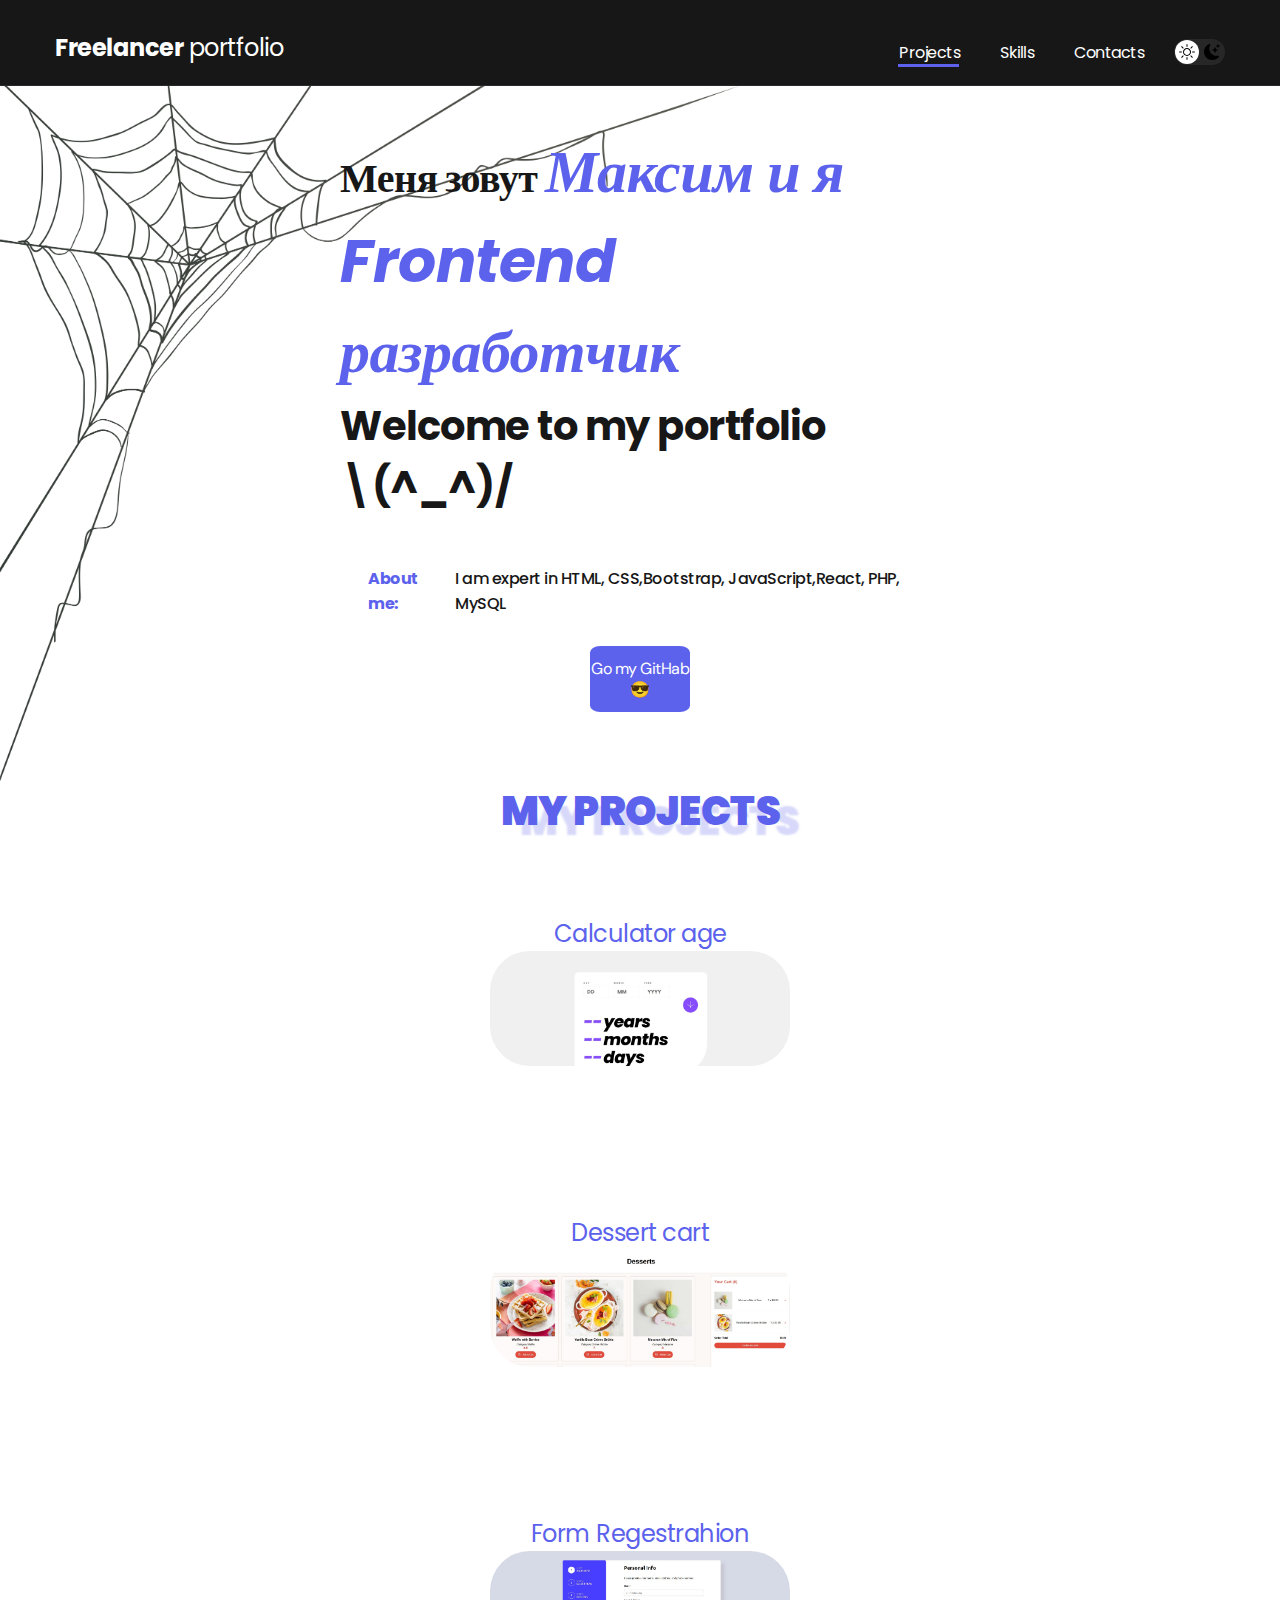
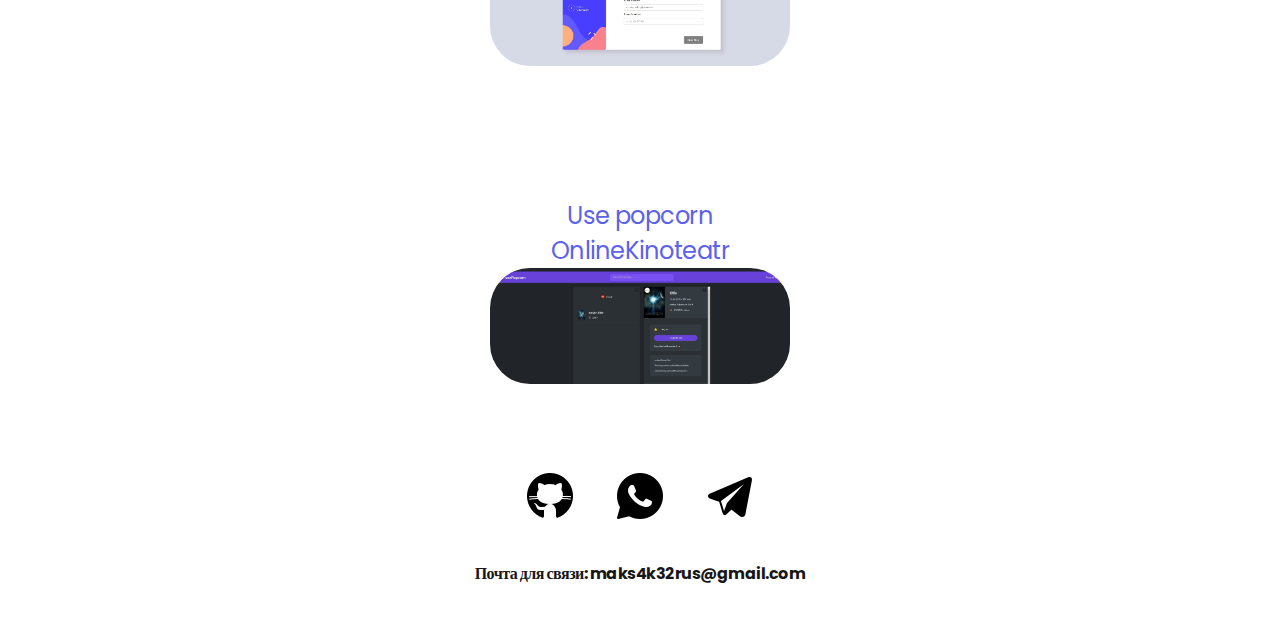
<file: index.html>
<!DOCTYPE html>
<html lang="en">
<head>
    <meta charset="UTF-8">
    <meta name="viewport" content="width=device-width, initial-scale=1.0">
    <title>Portfolio😎</title>
    <link rel="stylesheet" href="./css/style.css">
</head>
<body>
   <nav class="nav">
    <div class="container">
      <div class="nav-row">
        <a href="./index.html" class="logo"><span class="logo-title">Freelancer</span> portfolio</a>
        <button class="dark__mode">
          <img class="dark__mode_icon" src="img/icons/1.svg" alt="sun__mode">
          <img class="dark__mode_icon"src="img/icons/2.svg" alt="dark__mode">
        </button>
        <ul class="nav-list">
        <li class="nav-list__item"><a href="./index.html" class="nav-list__link">Projects</a></li>
        <li class="nav-list__item"><a href="./skils.html" class="nav-list__link">Skills</a></li>
        <li class="nav-list__item"><a href="./contacts.html" class="nav-list__link">Contacts</a></li>
        </ul>
      </div>
    </div>
   </nav>
   <header class="header">
    <div class="header__contaner container">
      <div class="header__content">
      <h1 class="header__title">
        <strong class="header__name">Меня зовут <em class="header__important">Максим и я Frontend разработчик</em></strong><br>
        <span class="header__welcome">Welcome to my portfolio<br>\(^_^)/</span>
      </h1>
      <div class="header__text">
        <p class="header__info"><strong>About me:</strong></p>
        <p class="header__description">I am expert in HTML, CSS,Bootstrap, JavaScript,React, PHP, MySQL</p>
      </div>
      </div>
    </div>
    <div class="header__link">
    <a href="https://github.com/maks4k?tab=repositories"class="header__button">Go my GitHab😎</a>
    </div>
   </header>
   <main class="secthion__projects"> 
    <div class="container">
      <h2 class="projects__title">
        <strong>My projects</strong>
      </h2>
      <div class="projects__card">
        <div class="contaner__card-one">
        <div class="card__item"><a href="#"><p class="title__card">Calculator age</p><img class="card__item_img" src="./img/project/calc_age.jpg" alt="Calculator__age"></a></div>
        <div class="card__item"><a href="#"><p class="title__card">Dessert cart</p><img class="card__item_img" src="./img/project/desert_vite_just_js.jpg" alt="Desertcart"></a></div>
        <div class="card__item"><a href="#"><p class="title__card">Form Regestrahion</p><img class="card__item_img" src="./img/project/form__regestrahion.jpg" alt="Form Regestrahion"></a></div>
        <div class="card__item"><a href="#"><p class="title__card">Use popcorn OnlineKinoteatr</p><img class="card__item_img" src="./img/project/use_popcorn.jpg" alt="Use popcorn OnlineKinoteatr"></a></div>
      </div>
      </div>
      </div>
    </div>
   </main>
   <footer class="footer">
    <div class="container">
      <div class="footer-content">
        <a href="https://github.com/maks4k"><img class="icon__social" src="img/icons/icons8-github-50.png"   alt="https://github.com/maks4k"></a>
        <a href="#"><img class="icon__social" src="img/icons/icons8-whatsapp-50.png"   alt="89017202459"></a>
        <a href="#"><img class="icon__social" src="img/icons/icons8-telegrama-app-50.png"   alt="@heinaken_skywalker"></a>
      </div>
      <div class="footer__text"><strong><p>Почта для связи: maks4k32rus@gmail.com</p></strong></div>
    </div>
   </footer>
   <script src="./js/script.js"></script>
</body>
</html>
</file>
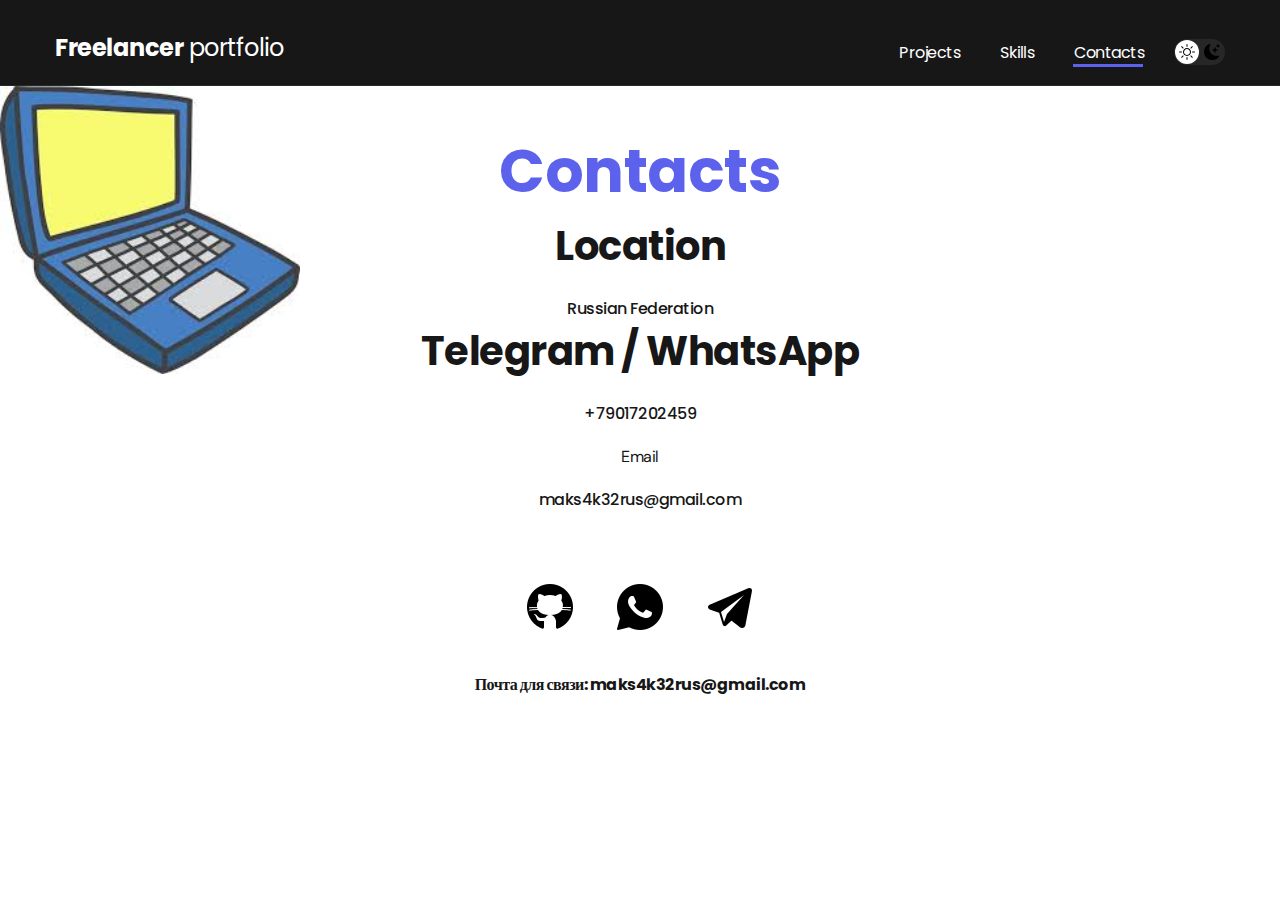
<file: contacts.html>
<!DOCTYPE html>
<html lang="en">
  <head>
    <meta charset="UTF-8" />
    <meta name="viewport" content="width=device-width, initial-scale=1.0" />
    <title>Portfolio</title>
    <link rel="stylesheet" href="./css/style.css" />
  </head>
  <body>
    <nav class="nav">
      <div class="container">
        <div class="nav-row">
          <a href="./index.html" class="logo"
            ><span class="logo-title">Freelancer</span> portfolio</a
          >
          <button class="dark__mode">
            <img
              class="dark__mode_icon"
              src="img/icons/1.svg"
              alt="sun__mode"
            />
            <img
              class="dark__mode_icon"
              src="img/icons/2.svg"
              alt="dark__mode"
            />
          </button>
          <ul class="nav-list">
            <li class="nav-list__item">
              <a href="./index.html" class="nav-list__link nav-list__link-active"
                >Projects</a
              >
            </li>
            <li class="nav-list__item">
              <a href="./skils.html" class="nav-list__link">Skills</a>
            </li>
            <li class="nav-list__item">
              <a href="./contacts.html" class="nav-list__link">Contacts</a>
            </li>
          </ul>
        </div>
      </div>
    </nav>
    <section class="main__contacts">
      <div class="contats__info">
        <h1 class="header__important">Contacts</h1>
        <h2 class="contacts__important">Location</h2>
        <p class="contacts__text">Russian Federation</p>
        <p class="contacts__important">Telegram / WhatsApp</p>
        <p class="contacts__text">+79017202459</p>
        <h2 class="header__had">Email</h2>
        <p class="contacts__text">maks4k32rus@gmail.com</p>
      </div>
    </section>
    <footer class="footer">
      <div class="container">
        <div class="footer-content">
          <a href="#"
            ><img
              class="icon__social"
              src="img/icons/icons8-github-50.png"
              alt="https://github.com/maks4k"
          /></a>
          <a href="#"
            ><img
              class="icon__social"
              src="img/icons/icons8-whatsapp-50.png"
              alt="89017202459"
          /></a>
          <a href="#"
            ><img
              class="icon__social"
              src="img/icons/icons8-telegrama-app-50.png"
              alt="@heinaken_skywalker"
          /></a>
        </div>
        <div class="footer__text">
          <strong><p>Почта для связи: maks4k32rus@gmail.com</p></strong>
        </div>
      </div>
    </footer>
    <script src="./js/script.js"></script>
  </body>
</html>
</file>
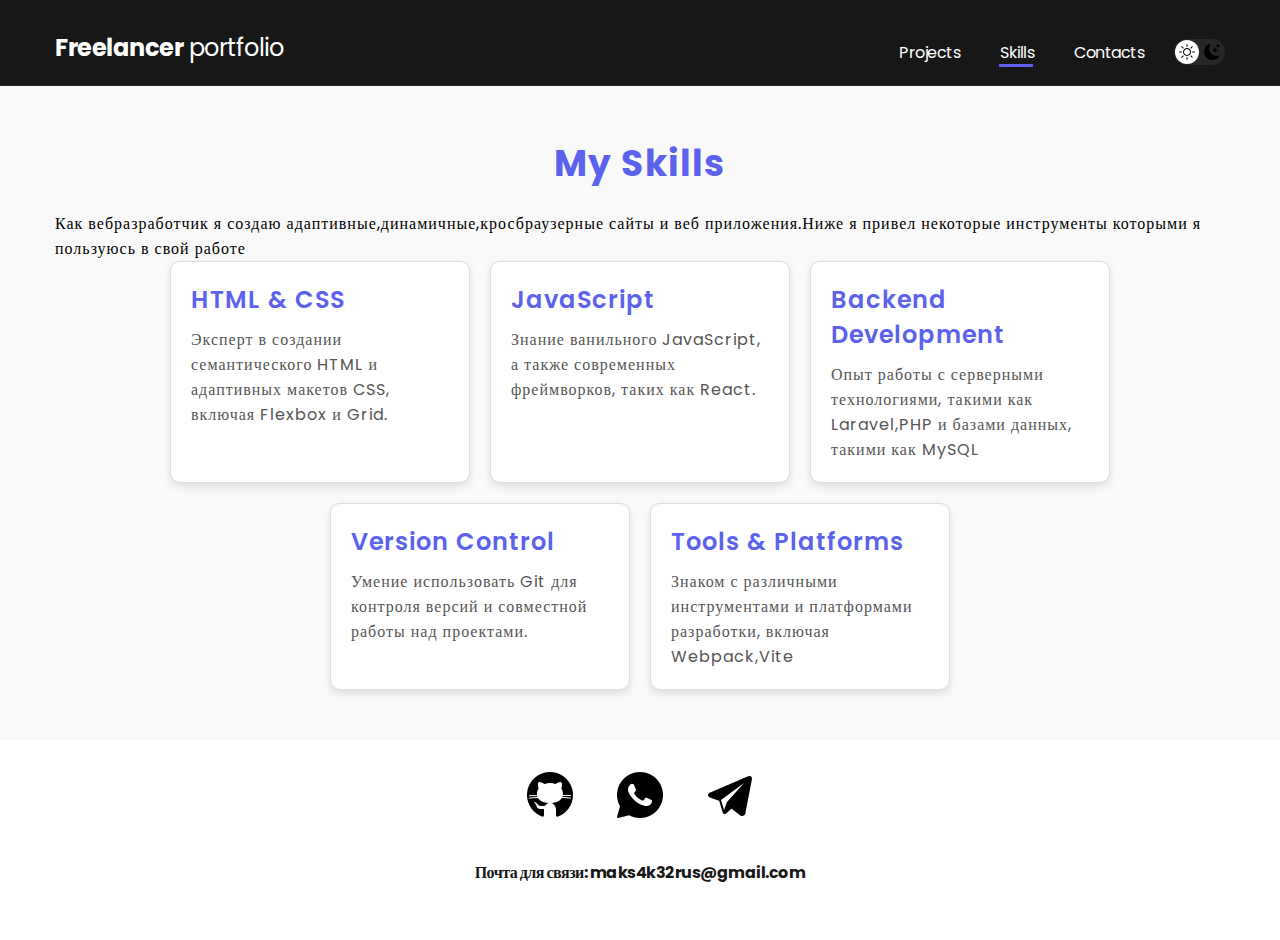
<file: skils.html>
<!DOCTYPE html>
<html lang="en">
  <head>
    <meta charset="UTF-8" />
    <meta name="viewport" content="width=device-width, initial-scale=1.0" />
    <title>Document</title>
    <link rel="stylesheet" href="">
    <link rel="stylesheet" href="./css/style.css" />
  </head>
  <body>
    <nav class="nav">
      <div class="container">
        <div class="nav-row">
          <a href="./index.html" class="logo"
            ><span class="logo-title">Freelancer</span> portfolio</a
          >
          <button class="dark__mode">
            <img class="dark__mode_icon" src="img/icons/1.svg" alt="sun__mode">
            <img class="dark__mode_icon"src="img/icons/2.svg" alt="dark__mode">
          </button>
          <ul class="nav-list">
            <li class="nav-list__item">
              <a href="./index.html" class="nav-list__link nav-list__link-active"
                >Projects</a
              >
            </li>
            <li class="nav-list__item">
              <a href="./skils.html" class="nav-list__link">Skills</a>
            </li>
            <li class="nav-list__item">
              <a href="./contacts.html" class="nav-list__link">Contacts</a>
            </li>
          </ul>
        </div>
      </div>
    </nav>
    <div>
        <div class="skills">
            <div class="container">
              <h1 class="skills__title">My Skills</h1>
              <p class="skills__description_web">Как вебразработчик я создаю адаптивные,динамичные,кросбраузерные сайты и веб приложения.Ниже я привел некоторые инструменты которыми я пользуюсь в свой работе</p>
              <ul class="skills__list">
                <li class="skills__item">
                  <h2 class="skills__item-title">HTML & CSS</h2>
                  <p class="skills__item-description">Эксперт в создании семантического HTML и адаптивных макетов CSS, включая Flexbox и Grid.</p>
                </li>
                <li class="skills__item">
                  <h2 class="skills__item-title">JavaScript</h2>
                  <p class="skills__item-description">
                Знание ванильного JavaScript, а также современных фреймворков, таких как React.</p>
                </li>
                <li class="skills__item">
                  <h2 class="skills__item-title">Backend Development</h2>
                  <p class="skills__item-description">Опыт работы с серверными технологиями, такими как Laravel,PHP и базами данных, такими как MySQL</p>
                </li>
                <li class="skills__item">
                  <h2 class="skills__item-title">Version Control</h2>
                  <p class="skills__item-description">
                    Умение использовать Git для контроля версий и совместной работы над проектами.</p>
                </li>
                <li class="skills__item">
                  <h2 class="skills__item-title">Tools & Platforms</h2>
                  <p class="skills__item-description">Знаком с различными инструментами и платформами разработки, включая Webpack,Vite</p>
                </li>
              </ul>
            </div>
          </div>
    </divс>
    <footer class="footer">
      <div class="container">
        <div class="footer-content">
          <a href="#"
            ><img
              class="icon__social"
              src="img/icons/icons8-github-50.png"
              alt="https://github.com/maks4k"
          /></a>
          <a href="#"
            ><img
              class="icon__social"
              src="img/icons/icons8-whatsapp-50.png"
              alt="89017202459"
          /></a>
          <a href="#"
            ><img
              class="icon__social"
              src="img/icons/icons8-telegrama-app-50.png"
              alt="@heinaken_skywalker"
          /></a>
        </div>
        <div class="footer__text">
          <strong><p>Почта для связи: maks4k32rus@gmail.com</p></strong>
        </div>
      </div>
    </footer>
    <script src="./js/script.js"></script>
  </body>
</html>
</file>
<file: css/style.css>
@import "./reset.css";
@import url("https://fonts.googleapis.com/css2?family=DM+Sans:ital,opsz,wght@0,9..40,100..1000;1,9..40,100..1000&family=Poppins:wght@400;500;700&display=swap");
/* 

.poppins-regular {
    font-family: "Poppins", serif;
    font-weight: 400;
    font-style: normal;
  }
  
  .poppins-medium {
    font-family: "Poppins", serif;
    font-weight: 500;
    font-style: normal;
  }
  
  .poppins-bold {
    font-family: "Poppins", serif;
    font-weight: 700;
    font-style: normal;
  }
   */
/* dm
   // <uniquifier>: Use a unique and descriptive class name
// <weight>: Use a value from 100 to 1000

.dm-sans-<uniquifier> {
  font-family: "DM Sans", serif;
  font-optical-sizing: auto;
  font-weight: <weight>;
  font-style: normal;
} */

/* * {
  border: 1px solid red;
} */


:root{
    --black:#171718;
    --black-border:#26292d;
    --white:#fff;
    --purple:#5C62EC;

    --dark-bg:var(--black);
    --dark-border:var(--black-border);
    --header-text:var(--white);
    --akcent:var(--purple);
    /* litgh mode */
    --page-bg:var(--white);
    --text-color:var(--black)
}



/* 
//темная тема */
.dark{
  /* dark-mode */
 background-color:var(--dark-bg)!important;
 color:var(--header-text)!important;
}
/* изменения текст и картинки используя вложеность для контактс */
.main__contacts.dark {
  background-image: none; /* Убираем фоновое изображение */
  background-color:var(--dark-bg); /* Устанавливаем темный фон (при необходимости) */
}

.main__contacts.dark .header__important,
.main__contacts.dark .contacts__important,
.main__contacts.dark .contacts__text {
  color: var(--header-text) !important;
}
/* плавность переключение темы */
header, .secthion__projects, .skills, .main__contacts {
  transition: background-color 0.3s, color 0.3s;
}


html body {
  font-family: "DM Sans", serif;
  letter-spacing: -0.5px;
  /* color-mode */
} 
/* NAV */
.nav {
  padding: 20px 0px;
  background-color:var(--dark-bg);
  color:var(--header-text);
  border-bottom:var(--dark-border)1px solid;
}
.container {
  max-width: 1200px;
  padding: 0px 15px;
  margin: 0 auto;
}
.nav-row {
  display: flex;
  justify-content: flex-end;
  align-items: flex-end;
  column-gap: 30px;
  row-gap: 20px;
  flex-wrap: wrap;
}
.logo-title{
    font-family: "Poppins", serif;
    font-weight: 700;
    font-style: normal;
}
.logo{
    color:var(--header-text);
    text-decoration: none;
    padding-top: 10px;
    font-size: 24px;
    font-family: "Poppins", serif;
    margin-right: auto;
}
.nav-list{
    display: flex;
    justify-content: space-between;
    align-items: flex-start;
    column-gap: 40px;
    font-style: 16px;
    font-family: "Poppins", serif;
    font-weight: 500px;
    row-gap: 40px;

}
.nav-list__link{
    text-decoration: none;
    color: var(--header-text);
}
.nav-list__item{
  transition: 0.2s ease-in;}

.nav-list__item:hover{
  opacity: 0.8;
}
.nav-list__item:active{
  opacity: 0.5;
}
.nav-list__link-active{
position: relative;
}
.nav-list__link-active::before{
    content: "";
    position: absolute;
    left: -1px;
    top: 100%;
    display: block;
    height: 3px;
    width: 100%;
    background-color:var(--akcent);
}
/* темная тема кнопка */
.dark__mode{
display: flex;
justify-content: space-between;
width: 51px;
height: 26px;
background-color: #272727;
border-radius: 50px;
padding: 5px;
position: relative;
order: 9;
}
.dark__mode::before{
  position: absolute;
  top: 1px;
  left: 1px;
  content: "";
  display: block;
  width: 24px;
  height: 24px;
  border-radius: 50%;
background-color: var(--header-text);
transition: all 0.5s ease-in;
}
.dark__mode_icon{
  position: relative;
  z-index: 9;
}
.dark__mode_active::before{
left: 26px;
}
/* ВЕРСТКА ШАПКИ */
.header{
  padding: 40px 0px;
  min-height: 695px;
  background-color: var(--page-bg); 
  color: var(--text-color);
    background-image:url(../img/png-klev-club-p-pautina-png-16.png);
    background-size: contain;
    background-repeat: no-repeat;
}
.header__contaner{
  max-width: 630px;
  display: flex;
  justify-content: center;
  align-items: center;
}
.header__content{
  display: flex;
  flex-direction: column;
  align-items: center;
}
.header__name{
  font-size: 40px;
  font-weight: 700;
  font-family: "Poppins", serif;
}
.header__important{
  font-size: 40px;
  font-weight: 700;
  font-family: "Poppins", serif;
  color: var(--akcent);
}
.header__welcome{
  font-size: 40px;
  font-weight: 700;
  font-family: "Poppins", serif;
}
.header__text {
  display: flex;
  align-items: center;
  justify-content: center;
  margin-top: 20px;
  width: 94%;
  padding: 30px 0px;
}
.header__info{
  font-size: 16px;
  font-weight: 500;
  font-family: "Poppins", serif;
  margin-left: 10px;
  color: var(--akcent);
}
.header__description{
  font-size: 16px;
  font-weight: 500;
  font-family: "Poppins", serif;
  /* margin-top: 20px; */
  margin-left: 10px;
}
.header__link{
  display: flex;
  align-items: center;
  justify-content: center;
}
.header__button{
background-color: var(--akcent);
text-decoration: none;
color: var(--header-text);
padding: 12px 0px;
border-radius: 10%;
width:8%;
text-align: center;
transition: opacity 0.2s ease-in;
transition: box-shadow 0.3s ease;
}
.header__button:hover{
  opacity: 0.8;
  box-shadow: 0 4px 8px var(--akcent);
}
.header__button:active{
  opacity: 0.5;
  box-shadow: 0 4px 8px var(--akcent);
}


/* Секция проектов */
.secthion__projects{
  background-color: var(--page-bg); 
  color: var(--text-color);
  min-height: 300px;
}
/* .projects__card{
  display: flex;
  justify-content: space-between;
} */
.projects__title{
  text-align: center;
  font-size: 40px;
  font-weight: 700;
  font-family: "Poppins", serif;
  font-style: normal;
  color: var(--akcent);
  text-transform:uppercase;
  text-shadow: 19px 10px 2px rgba(92,98,236, 0.24);
}

.title__card{
  text-align: center;
  font-size: 24px;
  font-weight: 400px;
  font-family: "Poppins", serif;
  font-style: normal;
  color: var(--akcent);
  /* text-transform:uppercase;
  text-shadow: 19px 10px 2px rgba(92,98,236, 0.24); */
}
.contaner__card-one{
  display: flex;
  flex-direction: column;
  margin: auto 0;
  align-items: center;
  flex-wrap: wrap;
}
.card__item{
display: flex;
justify-content: space-between;
flex-wrap: wrap;
align-items: center;
text-align: center;
max-width: 300px;
height: 300px;

}
.card__item_img{
  border-radius: 40px;
  border-collapse: collapse;
}



/* FOOTER */
.footer{
font-family: 'Courier New', Courier, monospace;
background-color: var(--page-bg); 
color: var(--text-color);
min-height: 200px;
display: flex;
flex-direction: column;
}
.footer-content{
  display: flex;
  justify-content: center;
  gap: 40px;
  align-items: center;
  padding-top: 30px
}
.footer__text{
  font-size: 16px;
  font-weight: 500;
  font-family: "Poppins", serif;
  color: var(--dark-bg);
  padding-top: 40px;
}
.icon__social{
  transition: transform 0.1 ease
}
.icon__social:hover{
  opacity: 0.8;
  transform: scale(1.2);
}
/* CONTACTS */
.main__contacts{
  text-align: center;
  display: flex;
  align-items: center;
  flex-wrap: wrap;
  justify-content: center;
  gap: 40px;
  padding: 40px 0px;
  background-image: url(../img/picture/images\ \(1\).jpg);
  background-repeat: no-repeat;
  background-size: contain;
  color:  var(--dark-bg);
}
.header__important{
  font-size: 60px;
  font-weight: 700;
  font-family: "Poppins", serif;
  color: var(--akcent);

}
.contacts__important{
  font-size: 40px;
  font-weight: 700;
  font-family: "Poppins", serif;
  color: var(--dark-bg);
}
.contacts__text{
  font-size: 16px;
  font-weight: 500;
  font-family: "Poppins", serif;
  color: var(--dark-bg);
  display: block;
  margin-top: 20px;
}
.header__had{
  display: block;
  margin-top: 20px;
}


/* 
SKILS */

.skills {
  padding: 50px 0;
  background-color: #f9f9f9;
  font-family:"Poppins", serif ;
  letter-spacing: 1px;
}

.skills__title {
  font-size: 36px;
  font-weight: 700;
  text-align: center;
  margin-bottom: 20px;
  color: var(--akcent);
}

.skills__description {
  font-size: 18px;
  text-align: center;
  margin-bottom: 40px;
}

.skills__list {
  list-style: none;
  padding: 0;
  display: flex;
  flex-wrap: wrap;
  justify-content: center;
  gap: 20px;
}

.skills__item {
  background-color: #fff;
  border: 1px solid #ddd;
  border-radius: 10px;
  padding: 20px;
  width: 300px;
  box-shadow: 0 4px 8px rgba(0, 0, 0, 0.1);
  transition: transform 0.3s ease;
}

.skills__item:hover {
  transform: scale(1.05);
}

.skills__item-title {
  font-size: 24px;
  font-weight: 600;
  margin-bottom: 10px;
  color: var(--akcent);
}

.skills__item-description {
  font-size: 16px;
  color: #555;
  font-family: "Poppins", serif;
}

/* 
Мобильная адптация */
@media (max-width: 1400px){
.main__contacts{
  background-image: url(../img/picture/images\ \(1\).jpg);
background-repeat: no-repeat;
background-size: 300px;
}
.header__button{
  width: 100px;
}
}@media (max-width: 1200px){
  .main__contacts{
    background-image: url(../img/picture/images\ \(1\).jpg);
  background-repeat: no-repeat;
  background-size: 250px;
  
  }
  }
  @media (max-width: 780px){
    .nav-row {
      justify-content: space-between;
    }
    .main__contacts{
      background-image: url(../img/picture/images\ \(1\).jpg);
    background-repeat: no-repeat;
    background-size: 150px;
    }
    .header__name{
      font-size: 25px;
    }
    .header__important{
      font-size: 25px;
    }
    .header__welcome{
      font-size: 25px;
    }
    .header__button{
      width: 20%;
    }
    .projects__title strong{
      font-size: 25px;
    }
    .title__card{
      font-size: 12px;
    }
    .footer__text{
      font-size: 11px;
    }
    .skills__title{
      font-size: 20px;
    }
    .skills__item-title{
      font-size: 20px;
    }
    .skills__description{
      font-size: 11px;
    }
    .header__important{
      font-size: 25px;
    }
    .contacts__important{
      font-size: 22px;
    }
    .contacts__text{
      font-size: 11px;
    }
    .dark__mode{
      display: flex;
      justify-content: space-between;
      width: 51px;
      height: 26px;
      background-color: #272727;
      border-radius: 50px;
      padding: 5px;
      position: relative;
      order: 0;
      }
    }
    @media (max-width: 480px){
      .main__contacts{
        background-image: url(../img/picture/images\ \(1\).jpg);
      background-repeat: no-repeat;
      background-size: 100px;
      }
      }
@media (max-width: 620px){
  .header__name{
    font-size: 30px;
  }
  .header__important{
    font-size: 30px;
  }
  .header__welcome{
    font-size: 30px;
  }
  .header__button{
    width: 25%;
  }
  .projects__title strong{
    font-size: 30px;
  }
  .title__card{
    font-size: 14px;
  }
  .footer__text{
    font-size: 12px;
  }
  .skills__title{
    font-size: 25px;
  }
  .skills__item-title{
    font-size: 25px;
  }
  .skills__description{
    font-size: 12px;
  }
  .header__important{
    font-size: 30px;
  }
  .contacts__important{
    font-size: 27px;
  }
  .contacts__text{
    font-size: 12px;
  }
}
@media(max-width: 400px){
.header__button{
width: 50px;
}
  }
</file>
